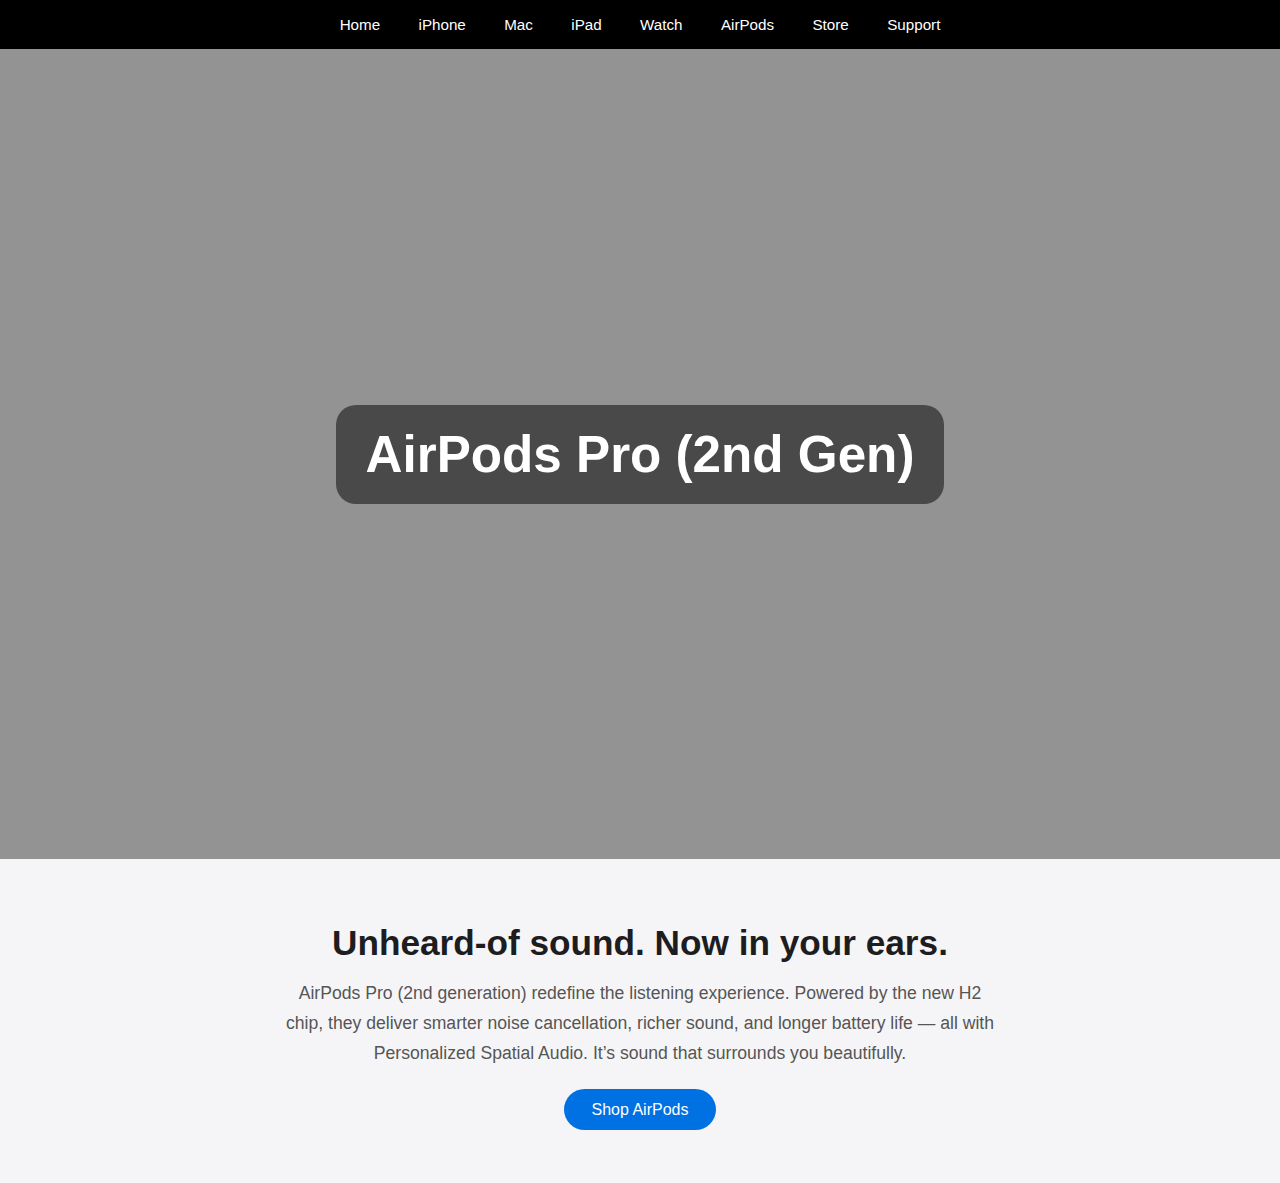
<file: Airpods.html>
<!DOCTYPE html>
<html lang="en">
<head>
  <meta charset="UTF-8" />
  <meta name="viewport" content="width=device-width, initial-scale=1.0"/>
  <title>AirPods - Apple (IN)</title>
  <style>
    * {
      margin: 0;
      padding: 0;
      box-sizing: border-box;
    }

    body {
      font-family: -apple-system, BlinkMacSystemFont, "Segoe UI", Roboto, sans-serif;
      background-color: #f5f5f7;
      color: #1d1d1f;
    }

    header {
      background-color: #000;
      display: flex;
      justify-content: center;
      padding: 1rem 0;
    }

    header a {
      color: #fff;
      text-decoration: none;
      margin: 0 1.2rem;
      font-size: 0.95rem;
      font-weight: 500;
      transition: 0.3s ease;
    }

    header a:hover {
      color: #aaa;
    }

    .banner {
      background: url('https://store.storeimages.cdn-apple.com/8756/as-images.apple.com/is/airpods-pro-og-202210?wid=1200&hei=630&fmt=jpeg&qlt=95&.v=1664497340023') no-repeat center center/cover;
      height: 90vh;
      display: flex;
      align-items: center;
      justify-content: center;
      position: relative;
    }

    .banner::after {
      content: "";
      position: absolute;
      inset: 0;
      background-color: rgba(0, 0, 0, 0.4);
    }

    .banner h1 {
      position: relative;
      font-size: 3.2rem;
      color: #fff;
      z-index: 1;
      background: rgba(0, 0, 0, 0.5);
      padding: 20px 30px;
      border-radius: 20px;
    }

    .content {
      padding: 4rem 2rem;
      text-align: center;
    }

    .content h2 {
      font-size: 2.2rem;
      margin-bottom: 1rem;
    }

    .content p {
      font-size: 1.1rem;
      max-width: 720px;
      margin: auto;
      color: #555;
      line-height: 1.7;
    }

    .cta {
      margin-top: 2rem;
    }

    .cta a {
      background-color: #0071e3;
      color: #fff;
      padding: 12px 28px;
      border-radius: 30px;
      text-decoration: none;
      font-weight: 500;
      transition: background 0.3s ease;
    }

    .cta a:hover {
      background-color: #005bb5;
    }
  </style>
</head>
<body>
  <header>
    <a href="index.html">Home</a>
    <a href="iphone.html">iPhone</a>
    <a href="mac.html">Mac</a>
    <a href="ipad.html">iPad</a>
    <a href="watch.html">Watch</a>
    <a href="airpods.html">AirPods</a>
    <a href="store.html">Store</a>
    <a href="support.html">Support</a>
  </header>

  <section class="banner">
    <h1>AirPods Pro (2nd Gen)</h1>
  </section>

  <section class="content">
    <h2>Unheard-of sound. Now in your ears.</h2>
    <p>
      AirPods Pro (2nd generation) redefine the listening experience. Powered by the new H2 chip, they deliver smarter noise cancellation, richer sound, and longer battery life — all with Personalized Spatial Audio. It’s sound that surrounds you beautifully.
    </p>
    <div class="cta">
      <a href="#">Shop AirPods</a>
    </div>
  </section>
</body>
</html>
</file>
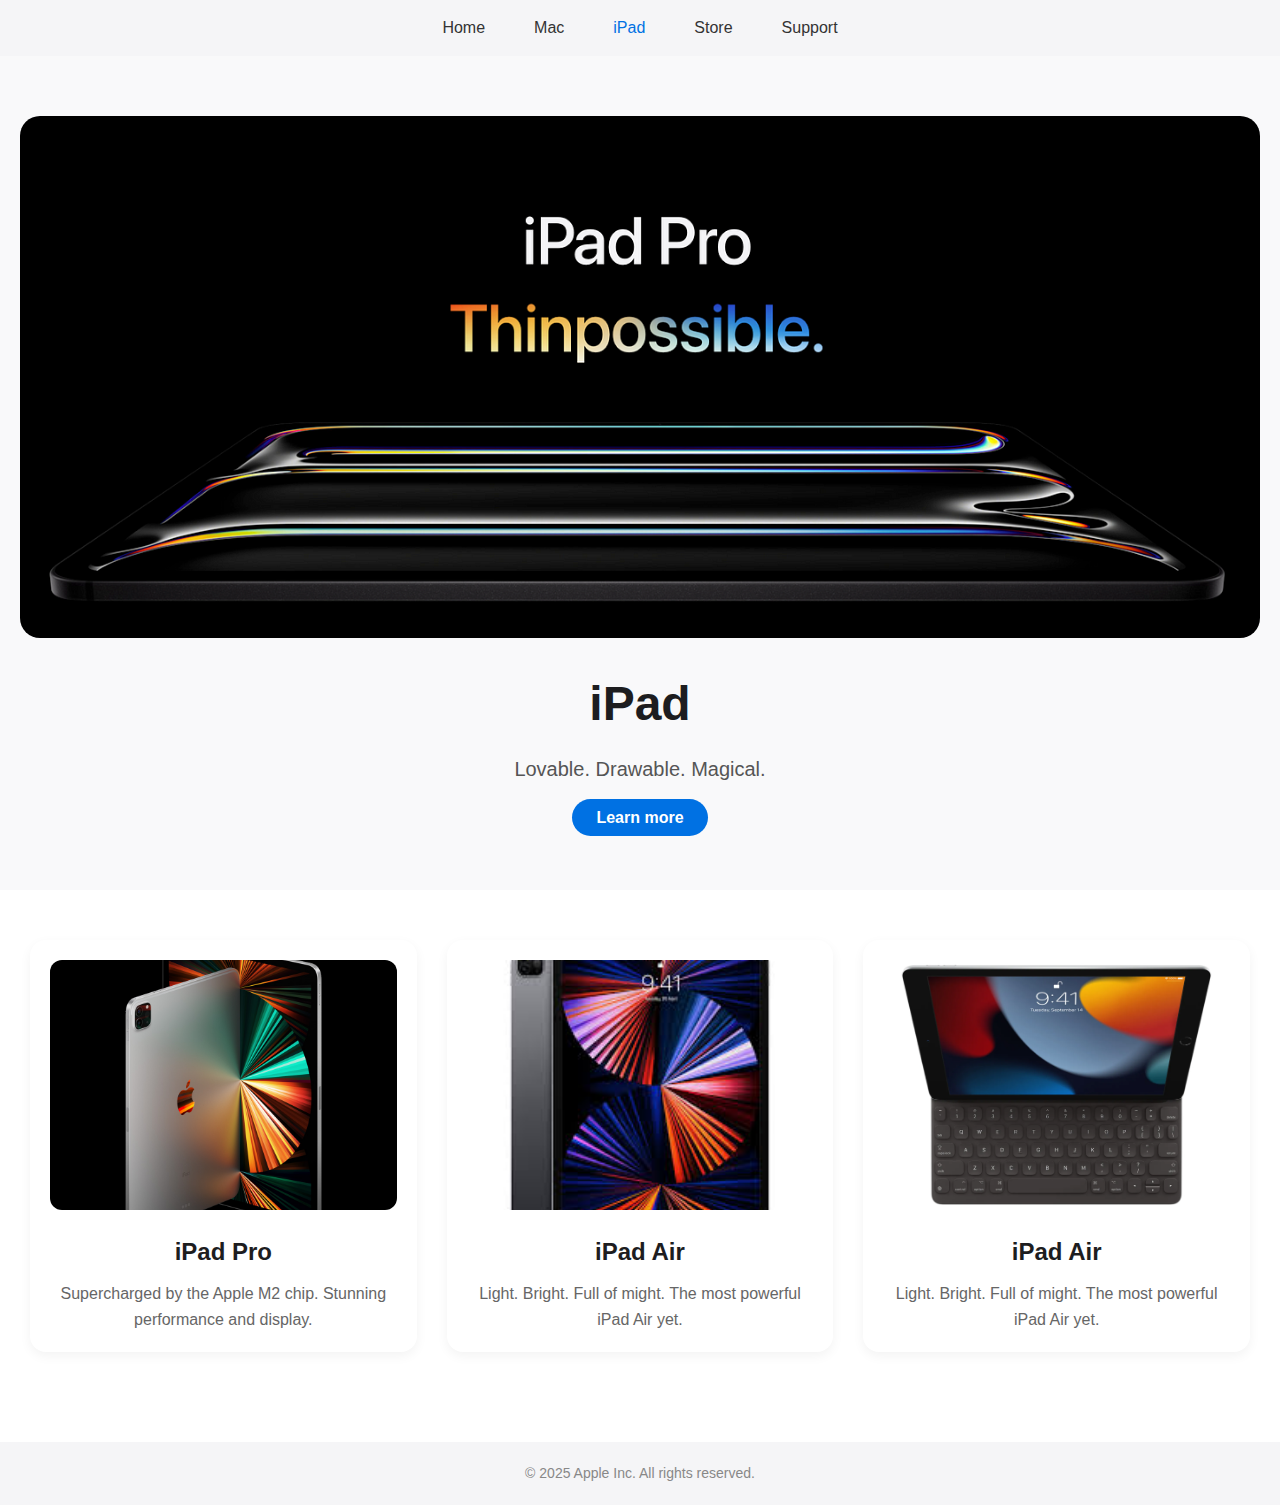
<file: ipad.html>
<!DOCTYPE html>
<html lang="en">
<head>
  <meta charset="UTF-8" />
  <meta name="viewport" content="width=device-width, initial-scale=1.0"/>
  <title>iPad - Apple</title>

  <style>
    * {
      margin: 0;
      padding: 0;
      box-sizing: border-box;
      font-family: -apple-system, BlinkMacSystemFont, "Segoe UI", Roboto, Helvetica, Arial, sans-serif;
    }

    body {
      background-color: #fff;
      color: #1d1d1f;
      line-height: 1.6;
    }

    header {
      background-color: #f5f5f7;
      padding: 15px 30px;
      box-shadow: 0 2px 5px rgba(0,0,0,0.05);
    }

    .nav-links {
      display: flex;
      justify-content: center;
      gap: 25px;
      list-style: none;
    }

    .nav-links a {
      text-decoration: none;
      color: #333;
      font-weight: 500;
      padding: 8px 12px;
      transition: color 0.2s ease;
    }

    .nav-links a:hover,
    .nav-links a.active {
      color: #0071e3;
    }

    .hero {
      text-align: center;
      background-color: #f9f9fa;
      padding: 60px 20px;
    }

    .hero img {
      max-width: 100%;
      height: auto;
      border-radius: 20px;
      margin-bottom: 20px;
    }

    .hero-text h1 {
      font-size: 48px;
      margin-bottom: 10px;
    }

    .hero-text p {
      font-size: 20px;
      color: #555;
      margin-bottom: 20px;
    }

    .btn {
      background-color: #0071e3;
      color: white;
      padding: 10px 24px;
      border-radius: 22px;
      text-decoration: none;
      font-weight: bold;
      transition: background 0.3s;
    }

    .btn:hover {
      background-color: #005bb5;
    }

    .features {
      display: grid;
      grid-template-columns: repeat(auto-fit, minmax(280px, 1fr));
      gap: 30px;
      padding: 50px 30px;
      background-color: #fff;
    }

    .feature {
      text-align: center;
      padding: 20px;
      border-radius: 16px;
      box-shadow: 0 4px 12px rgba(0,0,0,0.05);
      transition: transform 0.3s ease;
    }

    .feature:hover {
      transform: translateY(-5px);
    }

    .feature img {
      width: 100%;
      max-height: 250px;
      object-fit: cover;
      border-radius: 12px;
      margin-bottom: 15px;
    }

    .feature h2 {
      font-size: 24px;
      margin-bottom: 10px;
    }

    .feature p {
      color: #666;
    }

    footer {
      background-color: #f5f5f7;
      text-align: center;
      padding: 20px;
      font-size: 14px;
      color: #888;
      margin-top: 40px;
    }
  </style>
</head>
<body>
  <header>
    <ul class="nav-links">
      <li><a href="index.html">Home</a></li>
      <li><a href="mac.html">Mac</a></li>
      <li><a href="ipad.html" class="active">iPad</a></li>
      <li><a href="store.html">Store</a></li>
      <li><a href="support.html">Support</a></li>
    </ul>
  </header>

  <section class="hero">
    <img src="Images/pro9.png" alt="iPad Banner" />
    <div class="hero-text">
      <h1>iPad</h1>
      <p>Lovable. Drawable. Magical.</p>
      <a href="#" class="btn">Learn more</a>
    </div>
  </section>

  <section class="features">
    <div class="feature">
      <img src="Images/pro4.jpg" alt="iPad Feature 1" />
      <h2>iPad Pro</h2>
      <p>Supercharged by the Apple M2 chip. Stunning performance and display.</p>
    </div>
    <div class="feature">
      <img src="Images/pro5.jpeg" alt="iPad Feature 2" />
      <h2>iPad Air</h2>
      <p>Light. Bright. Full of might. The most powerful iPad Air yet.</p>
    </div>
    <div class="feature">
        <img src="Images/pro6.webp" alt="iPad Feature 2" />
        <h2>iPad Air</h2>
        <p>Light. Bright. Full of might. The most powerful iPad Air yet.</p>
      </div>
  </section>

  <footer>
    &copy; 2025 Apple Inc. All rights reserved.
  </footer>
</body>
</html>
</file>
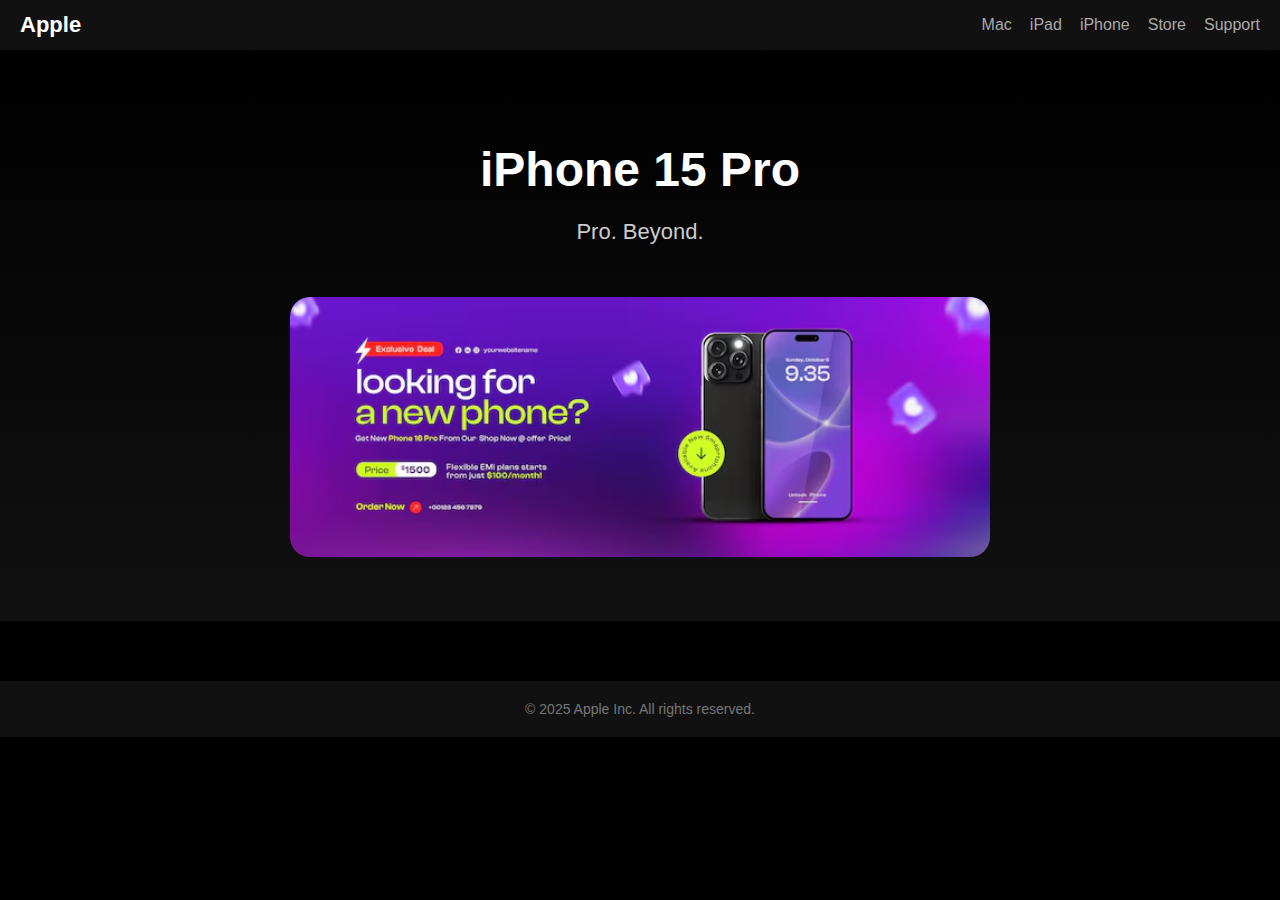
<file: Iphone.html>
<!DOCTYPE html>
<html lang="en">
<head>
  <meta charset="UTF-8" />
  <meta name="viewport" content="width=device-width, initial-scale=1.0"/>
  <title>iPhone - Apple</title>
  <style>
    body {
      margin: 0;
      font-family: -apple-system, BlinkMacSystemFont, sans-serif;
      background-color: #000;
      color: #fff;
    }

    header {
      background-color: #111;
      padding: 12px 20px;
      display: flex;
      justify-content: space-between;
      align-items: center;
    }

    .logo {
      font-size: 22px;
      font-weight: bold;
      color: white;
      text-decoration: none;
    }

    .nav-links {
      list-style: none;
      display: flex;
      gap: 18px;
      margin: 0;
      padding: 0;
    }

    .navlink {
      text-decoration: none;
      color: #aaa;
      transition: color 0.3s;
    }

    .navlink:hover {
      color: white;
    }

    .hero {
      text-align: center;
      padding: 60px 20px;
      background: linear-gradient(to bottom, #000, #111);
    }

    .hero h1 {
      font-size: 48px;
      margin-bottom: 16px;
    }

    .hero p {
      font-size: 22px;
      color: #ccc;
    }

    .hero img {
      width: 100%;
      max-width: 700px;
      margin-top: 30px;
      border-radius: 20px;
    }

    footer {
      text-align: center;
      padding: 20px;
      color: #777;
      font-size: 14px;
      background-color: #111;
      margin-top: 60px;
    }
  </style>
</head>
<body>

  <header>
    <a class="logo" href="index.html">Apple</a>
    <ul class="nav-links">
      <li><a class="navlink" href="mac.html">Mac</a></li>
      <li><a class="navlink" href="ipad.html">iPad</a></li>
      <li><a class="navlink" href="iphone.html">iPhone</a></li>
      <li><a class="navlink" href="store.html">Store</a></li>
      <li><a class="navlink" href="support.html">Support</a></li>
    </ul>
  </header>

  <section class="hero">
    <h1>iPhone 15 Pro</h1>
    <p>Pro. Beyond.</p>
    <img src="Images/pro7.avif" alt="iPhone 15 Pro">
  </section>

  <footer>
    © 2025 Apple Inc. All rights reserved.
  </footer>

</body>
</html>
</file>
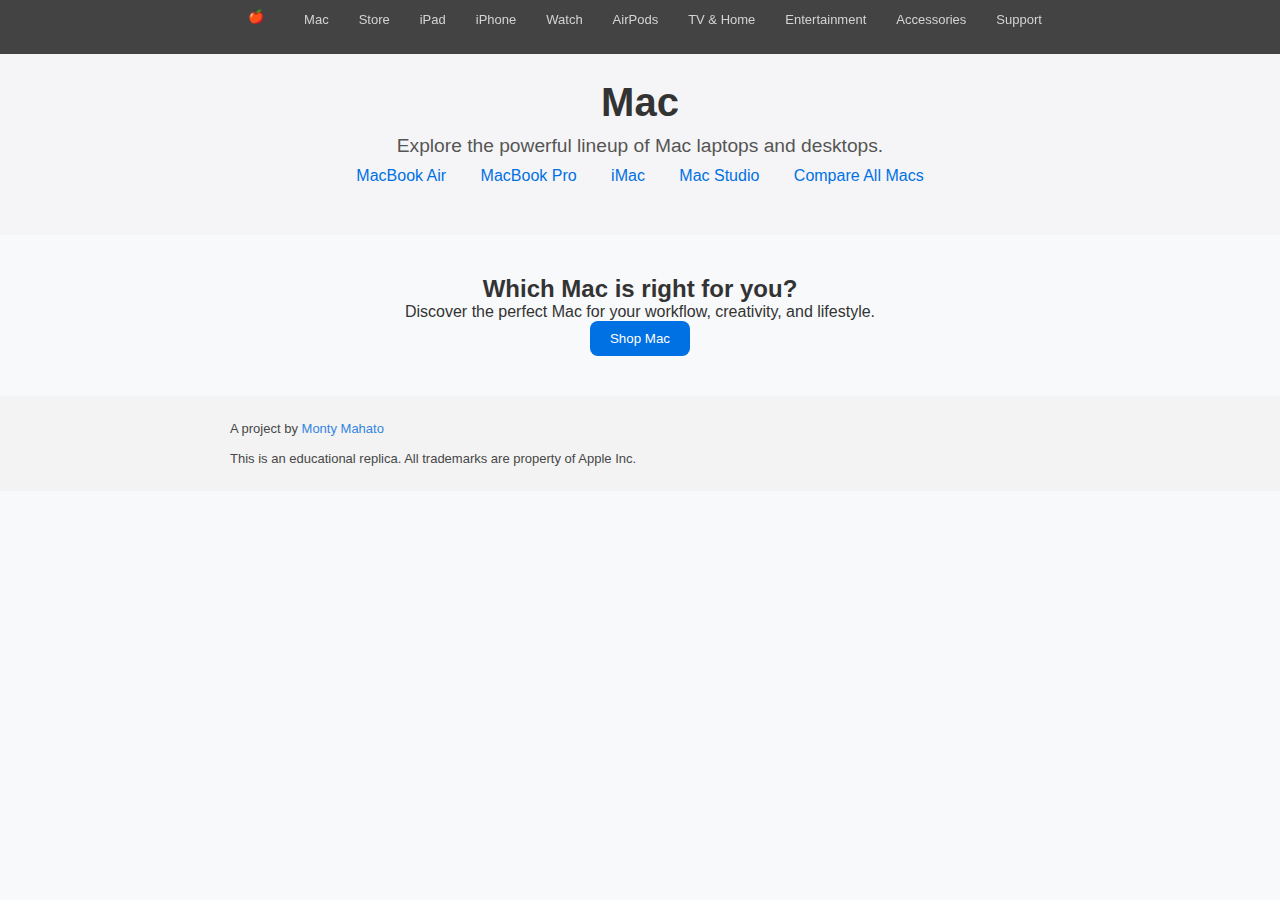
<file: Mac.html>
<!DOCTYPE html>
<html lang="en">

<head>
  <meta charset="UTF-8" />
  <meta name="viewport" content="width=device-width, initial-scale=1.0" />
  <title>Mac - Apple (India)</title>
  <link rel="stylesheet" href="css/index.css" />
  <link rel="stylesheet" href="css/responsive.css" />
  <link rel="icon" type="image/x-icon" href="favicon.png">
</head>

<body>
  <nav>
    <ul class="navlinks">
      <li class="applelogo"><a href="index.html" title="mainpage">🍎</a></li>
      <li><a class="navlink" href="mac.html">Mac</a></li>
      <li><a class="navlink" href="store.html">Store</a></li>
      <li><a class="navlink" href="ipad.html">iPad</a></li>
      <li><a class="navlink" href="iphone.html">iPhone</a></li>
      <li><a class="navlink" href="watch.html">Watch</a></li>
      <li><a class="navlink" href="airpods.html">AirPods</a></li>
      <li><a class="navlink" href="tvhome.html">TV & Home</a></li>
      <li><a class="navlink" href="entertainment.html">Entertainment</a></li>
      <li><a class="navlink" href="accessories.html">Accessories</a></li>
      <li><a class="navlink" href="support.html">Support</a></li>
    </ul>
  </nav>

  <div class="mac-hero">
    <h1>Mac</h1>
    <p>Explore the powerful lineup of Mac laptops and desktops.</p>
    <div class="mac-links">
      <a href="#">MacBook Air</a>
      <a href="#">MacBook Pro</a>
      <a href="#">iMac</a>
      <a href="#">Mac Studio</a>
      <a href="#">Compare All Macs</a>
    </div>
  </div>

  <div class="mac-info">
    <h2>Which Mac is right for you?</h2>
    <p>Discover the perfect Mac for your workflow, creativity, and lifestyle.</p>
    <button><a href="#">Shop Mac</a></button>
  </div>

  <footer>
    <div class="footertext1">
      <span>A project by <a href="https://github.com/iamreiyn">Monty Mahato</a></span><br><br>
      This is an educational replica. All trademarks are property of Apple Inc.
    </div>
  </footer>
</body>

</html>
</file>
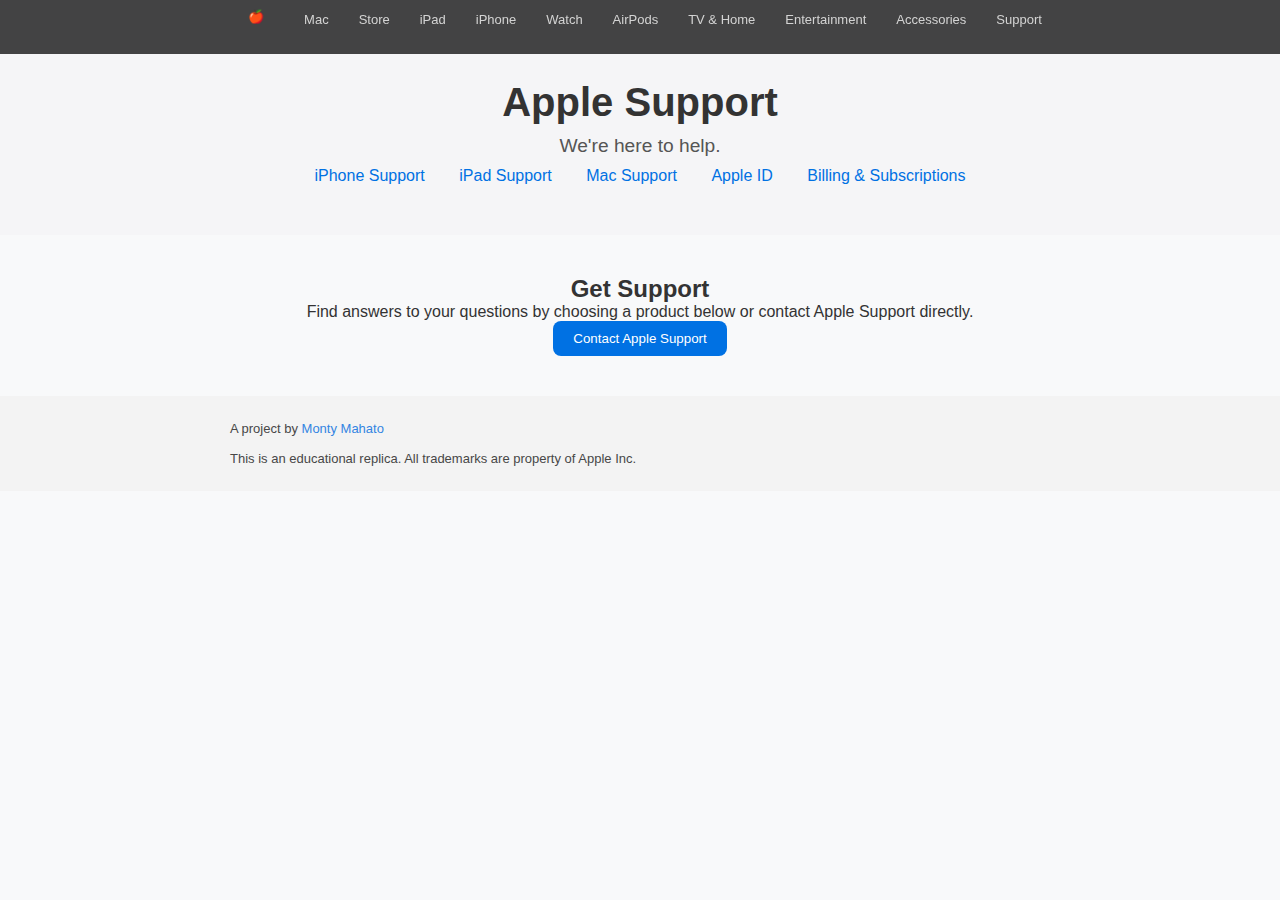
<file: Support.html>
<!DOCTYPE html>
<html lang="en">

<head>
  <meta charset="UTF-8" />
  <meta name="viewport" content="width=device-width, initial-scale=1.0" />
  <title>Support - Apple (India)</title>
  <link rel="stylesheet" href="css/index.css" />
  <link rel="stylesheet" href="css/responsive.css" />
  <link rel="icon" type="image/x-icon" href="favicon.png">
</head>

<body>
  <nav>
    <ul class="navlinks">
      <li class="applelogo"><a href="index.html" title="mainpage">
        🍎
      </a></li>
      <li><a class="navlink" href="index.html">Mac</a></li>
      <li><a class="navlink" href="store.html">Store</a></li>
      <li><a class="navlink" href="ipad.html">iPad</a></li>
      <li><a class="navlink" href="iphone.html">iPhone</a></li>
      <li><a class="navlink" href="watch.html">Watch</a></li>
      <li><a class="navlink" href="airpods.html">AirPods</a></li>
      <li><a class="navlink" href="tvhome.html">TV & Home</a></li>
      <li><a class="navlink" href="entertainment.html">Entertainment</a></li>
      <li><a class="navlink" href="accessories.html">Accessories</a></li>
      <li><a class="navlink" href="support.html">Support</a></li>
    </ul>
  </nav>

  <div class="support-hero">
    <h1>Apple Support</h1>
    <p>We're here to help.</p>
    <div class="support-links">
      <a href="#">iPhone Support</a>
      <a href="#">iPad Support</a>
      <a href="#">Mac Support</a>
      <a href="#">Apple ID</a>
      <a href="#">Billing & Subscriptions</a>
    </div>
  </div>

  <div class="support-info">
    <h2>Get Support</h2>
    <p>Find answers to your questions by choosing a product below or contact Apple Support directly.</p>
    <button><a href="#">Contact Apple Support</a></button>
  </div>

  <footer>
    <div class="footertext1">
      <span>A project by <a href="https://github.com/iamreiyn">Monty Mahato</a></span><br><br>
      This is an educational replica. All trademarks are property of Apple Inc.
    </div>
  </footer>
</body>

</html>
</file>
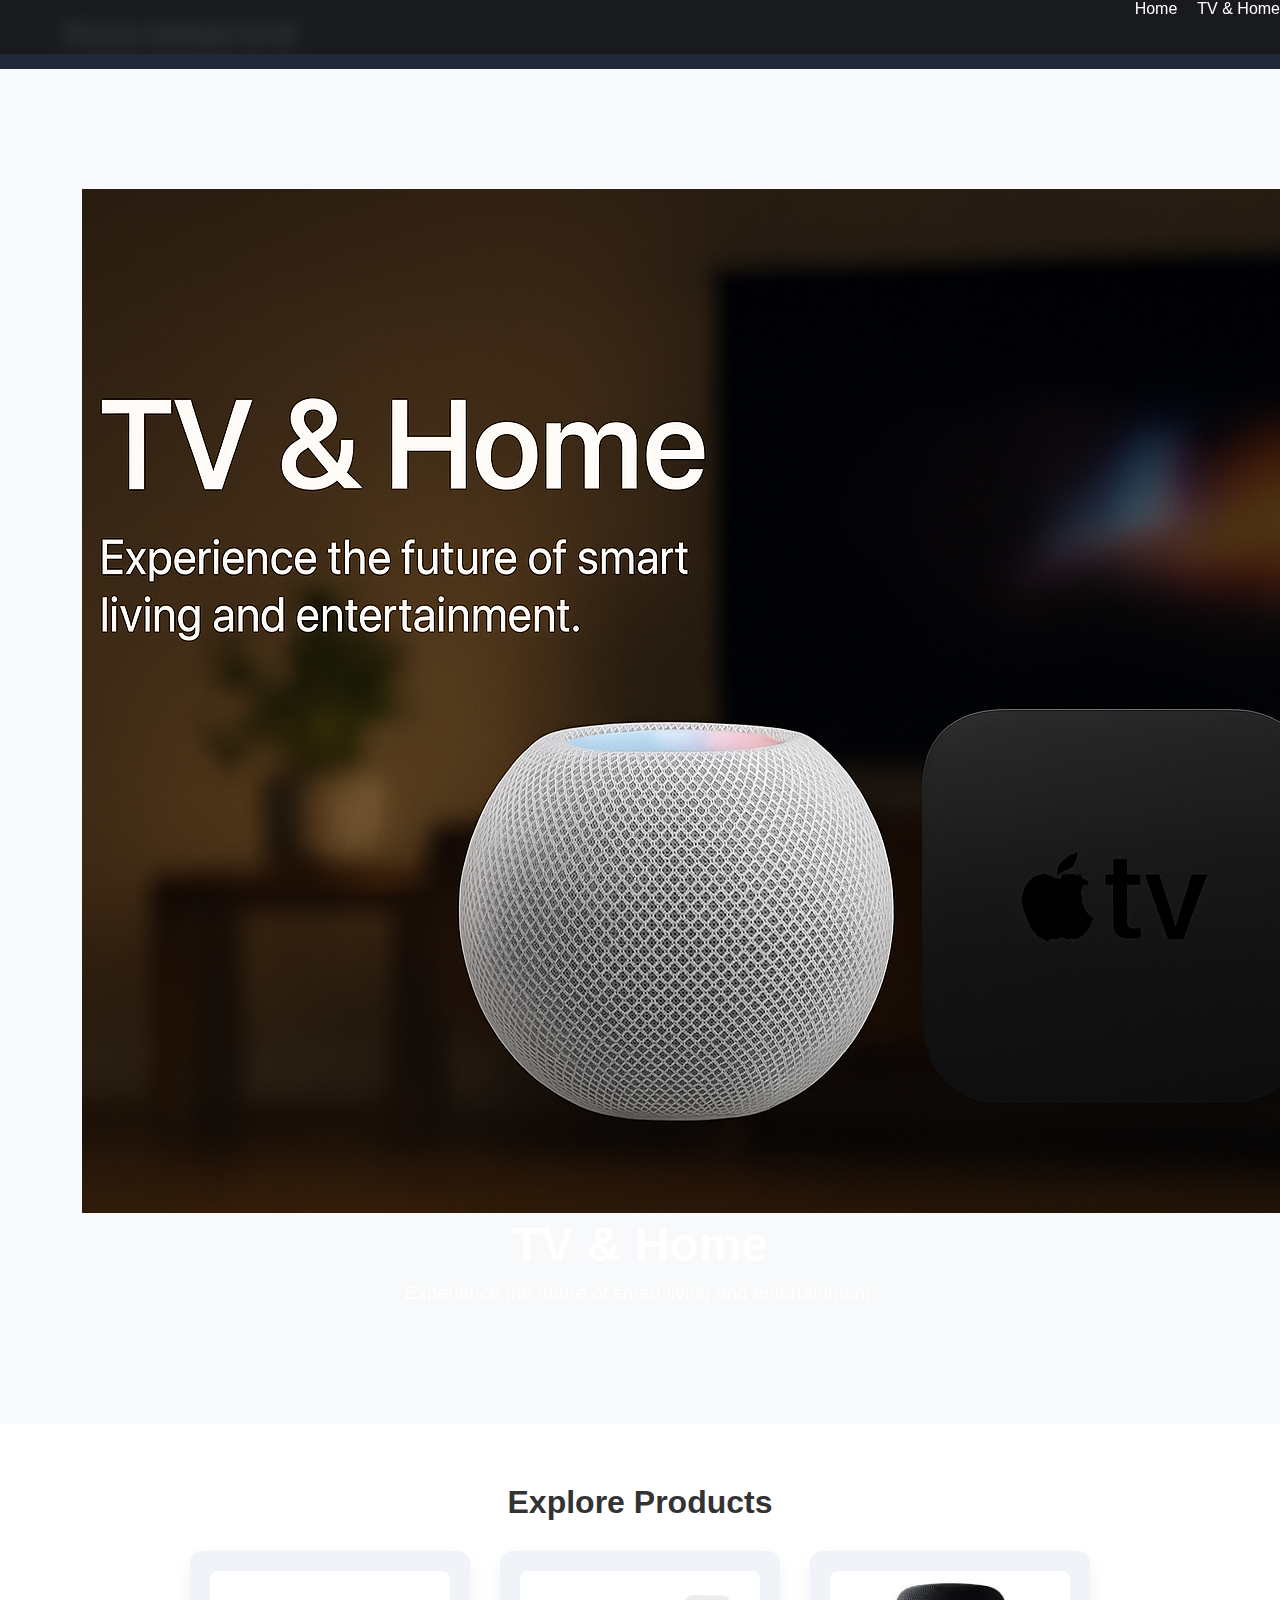
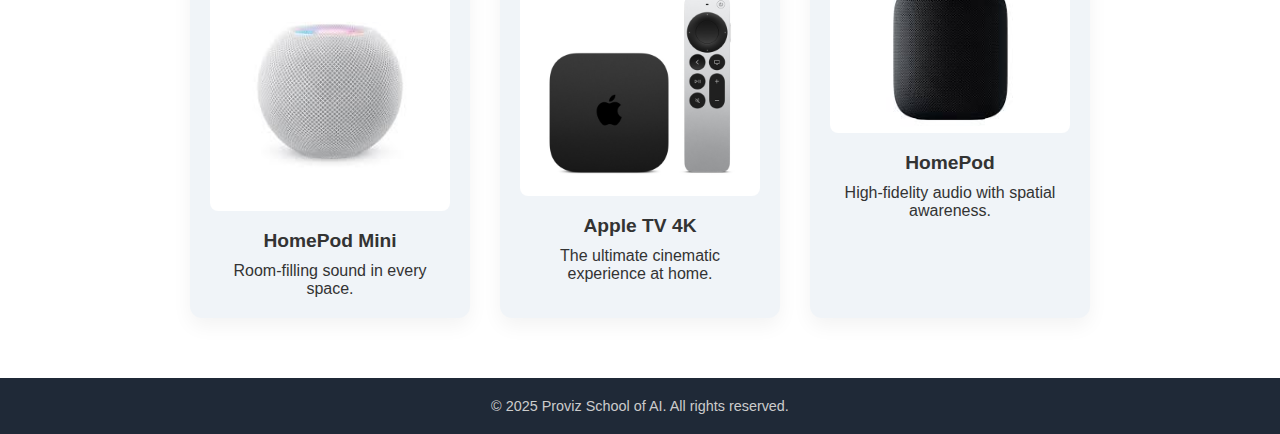
<file: Tv&Home.html>
<!DOCTYPE html>
<html lang="en">
<head>
  <meta charset="UTF-8" />
  <meta name="viewport" content="width=device-width, initial-scale=1.0"/>
  <title>TV & Home - Proviz AI</title>
  <link rel="stylesheet" href="css/index.css" />
</head>
<body>

  <!-- Header -->
  <header class="header">
    <div class="container">
      <h1 class="logo">Proviz School of AI</h1>
      <nav class="nav">
        <ul class="nav__list">
          <li><a href="index.html">Home</a></li>
          <li><a href="#tv">TV & Home</a></li>
        </ul>
      </nav>
    </div>
  </header>

  <!-- Hero Banner -->
  <section class="tv-hero">
    <div class="container">
    <img src="Images/pro13.png" alt="iPad Banner" class="img"/>
      <h2>TV & Home</h2>
      <p>Experience the future of smart living and entertainment.</p>
    </div>
  </section>

  <!-- Products -->
  <section id="tv" class="products">
    <div class="container">
      <h3>Explore Products</h3>
      <div class="product-grid">
        <div class="product-card">
          <img src="Images/pro10.jpeg" alt="HomePod Mini">
          <h4>HomePod Mini</h4>
          <p>Room-filling sound in every space.</p>
        </div>
        <div class="product-card">
          <img src="Images/pro11.jpeg" alt="Apple TV 4K">
          <h4>Apple TV 4K</h4>
          <p>The ultimate cinematic experience at home.</p>
        </div>
        <div class="product-card">
          <img src="Images/pro12.jpeg" alt="HomePod">
          <h4>HomePod</h4>
          <p>High-fidelity audio with spatial awareness.</p>
        </div>
      </div>
    </div>
  </section>

  <!-- Footer -->
  <footer class="footer">
    <div class="container">
      <p>&copy; 2025 Proviz School of AI. All rights reserved.</p>
    </div>
  </footer>

</body>
</html>
</file>
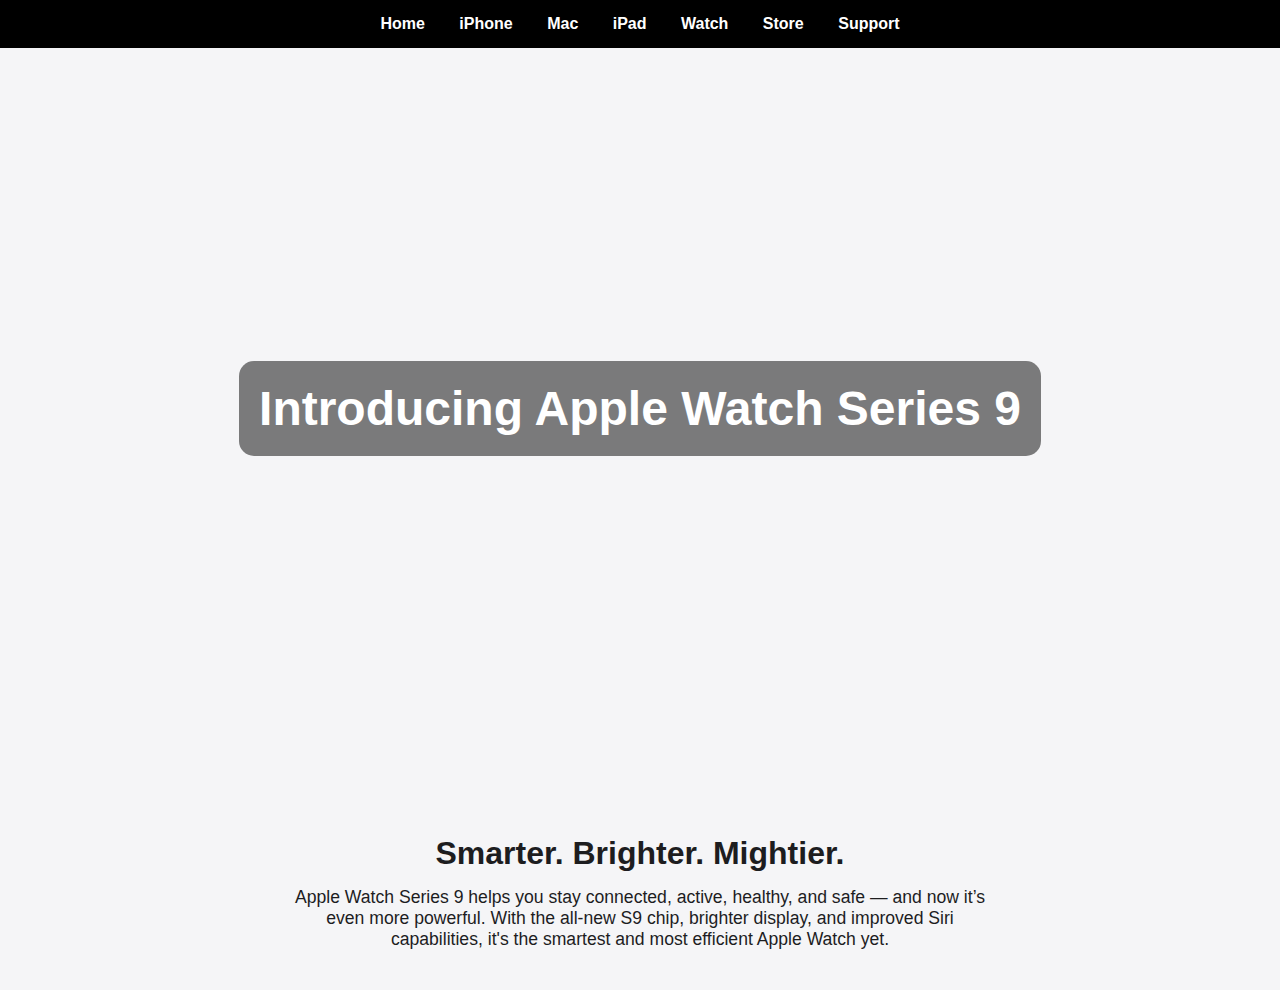
<file: Watch.html>
<!DOCTYPE html>
<html lang="en">
<head>
  <meta charset="UTF-8" />
  <meta name="viewport" content="width=device-width, initial-scale=1.0"/>
  <title>Apple Watch - Apple (IN)</title>
  <style>
    body {
      font-family: -apple-system, BlinkMacSystemFont, sans-serif;
      margin: 0;
      padding: 0;
      background-color: #f5f5f7;
      color: #1d1d1f;
    }
    header {
      background-color: #000;
      padding: 15px;
      text-align: center;
    }
    header a {
      color: #fff;
      margin: 0 15px;
      text-decoration: none;
      font-weight: bold;
    }
    .banner {
      background: url('https://www.apple.com/newsroom/images/product/watch/standard/apple_watch-series9_announcement_hero_230912.jpg.large.jpg') no-repeat center center/cover;
      height: 80vh;
      display: flex;
      align-items: center;
      justify-content: center;
      text-align: center;
      color: white;
    }
    .banner h1 {
      font-size: 3rem;
      background: rgba(0,0,0,0.5);
      padding: 20px;
      border-radius: 15px;
    }
    .content {
      padding: 40px 20px;
      text-align: center;
    }
    .content h2 {
      font-size: 2rem;
      margin-bottom: 15px;
    }
    .content p {
      font-size: 1.1rem;
      max-width: 700px;
      margin: 0 auto;
    }
  </style>
</head>
<body>
  <header>
    <a href="index.html">Home</a>
    <a href="iphone.html">iPhone</a>
    <a href="mac.html">Mac</a>
    <a href="ipad.html">iPad</a>
    <a href="watch.html">Watch</a>
    <a href="store.html">Store</a>
    <a href="support.html">Support</a>
  </header>

  <div class="banner">
    <h1>Introducing Apple Watch Series 9</h1>
  </div>

  <div class="content">
    <h2>Smarter. Brighter. Mightier.</h2>
    <p>
      Apple Watch Series 9 helps you stay connected, active, healthy, and safe — and now it’s even more powerful. With the all-new S9 chip, brighter display, and improved Siri capabilities, it's the smartest and most efficient Apple Watch yet.
    </p>
  </div>
</body>
</html>
</file>
<file: css/index.css>
@import "https://fonts.googleapis.com/css?family=Poppins";

/* HTML Page */

body {
    overflow-x: hidden;
    margin: 0px;
    padding: 0px;
    font-family: -apple-system, BlinkMacSystemFont, "Poppins", "Helvetica", "Arial";
}

a {
    text-decoration: none;
    color: rgb(52, 133, 226);
}

/* Navbar Styles */

nav {
    padding: 0px;
    position: fixed;
    top: 0;
    left: 0;
    height: 6vh;
    /* 5vh */
    width: 100%;
    background-color: rgba(22, 22, 22, 0.8);
    -webkit-backdrop-filter: blur(10px);
    backdrop-filter: blur(10px);
    z-index: 1;
}


@keyframes slideDownFade {
    0% {
      opacity: 0;
      transform: translateY(-100%);
    }
    100% {
      opacity: 1;
      transform: translateY(0);
    }
  }
  
  nav {
    padding: 0px;
    position: fixed;
    top: 0;
    left: 0;
    height: 6vh;
    width: 100%;
    background-color: rgba(22, 22, 22, 0.8);
    -webkit-backdrop-filter: blur(10px);
    backdrop-filter: blur(10px);
    z-index: 1;
  
    /* Animation */
    animation: slideDownFade 0.8s ease-out forwards;
  }
  
  @keyframes reGlow {
    0% {
      background-color: rgba(22, 22, 22, 0.6);
    }
    50% {
      background-color: rgba(22, 22, 22, 0.9);
    }
    100% {
      background-color: rgba(22, 22, 22, 0.8);
    }
  }
  
  nav:hover,
  nav:active {
    animation: reGlow 0.4s ease-in-out;
  }
  




.navlinks {
    display: flex;
    justify-content: center;
    flex-direction: row;
    list-style-type: none;
    flex-wrap: wrap;
    margin: 0px;
    padding: 0px;
    font-size: 13px;
    padding: 12px;
}

.navicon {
    margin-left: 25px;
}

.navlink {
    margin-inline: 15px;
    color: #d3d3d3;
}

.responsivediv {
    display: flex;
}

.respnavbar {
    display: none;
}

.applelogo {
    margin-inline: 25px;
    margin-top: -2.9px;
}

/* The info box below the Navbar */

.infobartext {
    margin-top: 50px;
    text-align: center;
    display: flex;
    flex-direction: row;
    flex-wrap: wrap;

}

.infobar {
    background-color: white;
    height: 100%;
    padding: 10px;
    font-size: 14px;
    display: flex;
    justify-content: center;
}

/* Main page - 1 -> iPhone 14 Pro */

.mainpage1 {
    background-image: url("https://www.apple.com/in/home/images/heroes/iphone-14-pro/hero_iphone14pro_spring__9xo85pm6sbmm_largetall.jpg");
    /* background-image: url("Images/pro8.jpg");  */
    height: 588px;
    background-position: center -35px;
    background-position-x: center;
}

.mp1-text {
    display: flex;
    flex-direction: column;
    align-items: center;
    color: white;
}

.mp1-title1 {
    margin-top: 30px;
    font-size: 50px;
    font-weight: bolder;
}






@keyframes fadeSlideUp {
    0% {
      opacity: 0;
      transform: translateY(30px);
    }
    100% {
      opacity: 1;
      transform: translateY(0);
    }
  }
  
  .mp1-title1 {
    animation: fadeSlideUp 1s ease-out forwards;
    animation-delay: 0.2s;
    opacity: 0;
  }
  
  .mp1-title2 {
    animation: fadeSlideUp 1s ease-out forwards;
    animation-delay: 0.6s;
    opacity: 0;
  }
  


  @keyframes fadeUp {
    0% {
      opacity: 0;
      transform: translateY(20px);
    }
    100% {
      opacity: 1;
      transform: translateY(0);
    }
  }
  
  .mp2-title1 {
    animation: fadeUp 1s ease-out forwards;
    animation-delay: 0.2s;
    opacity: 0;
  }
  
  .mp2-desc:nth-of-type(2) {
    animation: fadeUp 1s ease-out forwards;
    animation-delay: 0.5s;
    opacity: 0;
  }
  
  .mp2-desc:nth-of-type(3) {
    animation: fadeUp 1s ease-out forwards;
    animation-delay: 0.8s;
    opacity: 0;
  }
  





.mp1-title2 {
    font-size: 25px;
}

.mainpagelink {
    font-size: 20px;
}

/* Main page - 2 -> iPhone 14 */

.mainpage2 {
    background-image: url("https://www.apple.com/in/home/heroes/iphone-14/images/hero_iphone14_yellow__eun20sn4imi6_largetall.jpg");
    background-position-x: center;
    height: 82vh;
    width: 100vw;
}

.mp-default-text {
    display: flex;
    flex-direction: column;
    align-items: center;
    color: rgb(34, 34, 34);
    line-height: 30px;
}

.mp2-title1 {
    margin-top: 60px;
    font-size: 50px;
    font-weight: bolder;
    margin-bottom: 15px;
}

.mp2-desc {
    font-size: 23px;
}

.mainpagelink {
    font-size: 20px;
}

/* Main page - 3 -> Apple watch */

.mainpage3 {
    background-image: url("https://www.apple.com/in/home/images/heroes/apple-watch-series-8/hero_apple_watch_series_8_spring__b1y8wb7xjc9y_largetall.jpg");
    height: 78vh;
    background-position-x: center;
}

.mp3desc {
    font-size: 23px;
    color: white;
    margin-bottom: 15px;
}

/* Main page - 4 -> grid items */

.mainpage4 {
    background-color: white;
    display: flex;
    flex-wrap: wrap;
}

.grid-item {
    flex-basis: 49%;
    margin: 5px;
}

.applewatchlogo {
    margin-top: 60px;
}

.applewatchcontainer {
    margin-top: 50px;
}

.motherday {
    margin-top: 50px;
    font-size: 35px;
    font-weight: bold;
    width: 350px;
    text-align: center;
    line-height: 40px;
}

.motherday2 {
    margin-top: 10px;
    width: 250px;
    text-align: center;
    line-height: 20px;
    font-size: 18px;
    margin-bottom: 10px;
}

.promo1 {
    background-image: url("https://www.apple.com/v/home/az/images/promos/iphone-tradein/iphone_tradein_promo__d5au3rkw5kuq_large.jpg");
    background-position-x: center;
    height: 560px;

}

.promo2 {
    background-image: url("https://www.apple.com/v/home/az/images/promos/wwdc23-announce/promo_wwdc23__b68ptht3mro2_large.jpg");
    background-position-x: center;
    height: 560px;
}

.promo3 {
    background-image: url("https://www.apple.com/v/home/az/images/promos/ipad/promo_ipad__fioegapg12qi_large.jpg");
    background-position-x: center;
    height: 560px;
}

.promo4 {
    background-image: url("https://www.apple.com/v/home/az/images/promos/macbook-pro-14-and-16/promo_mbp__ek7p477bkp6q_large.jpg");
    background-position-x: center;
    height: 560px;
}

.promo5 {
    background-image: url("https://www.apple.com/v/home/az/images/promos/mothers-day-2023/airpods/promo__sw58lbodkmqq_large.jpg");
    background-position-x: center;
    height: 560px;
}

.promo6 {
    background-image: url("https://www.apple.com/in/home/promos/apple-watch-ultra/images/promo_apple_watch_ultra__gnsqulvdc4a6_large.jpg");
    background-position-x: center;
    height: 560px;
}

#ipadtitle {
    margin-top: 50px;
    font-size: 36px;
    font-weight: bolder;
}

#mactitle {
    margin-top: 50px;
    font-size: 36px;
    font-weight: bolder;
    color: white;
}

#macdescription {
    margin-top: 10px;
    color: white;
    font-size: 19px;
}

.appletradein {
    margin-top: 50px;
}

.wwdc23 {
    margin-top: 350px;
}

.wwdc23text {
    color: white;
}

/* Footer  */

footer {
    background-color: rgb(243, 243, 243);
    height: 100%;
    display: flex;
    justify-content: center;
}

.footertext1 {
    margin: 25px;
    width: 820px;
    font-size: 13px;
    color: rgb(71, 71, 71);
}








/* support */
.support-hero {
    text-align: center;
    padding: 80px 20px 40px;
    background: #f5f5f7;
  }
  .support-hero h1 {
    font-size: 2.5rem;
    margin-bottom: 10px;
  }
  .support-hero p {
    font-size: 1.2rem;
    color: #555;
  }
  .support-links a {
    display: inline-block;
    margin: 10px 15px;
    color: #0071e3;
    text-decoration: none;
  }
  .support-info {
    text-align: center;
    padding: 40px 20px;
  }
  .support-info button {
    padding: 10px 20px;
    background-color: #0071e3;
    color: #fff;
    border: none;
    border-radius: 8px;
    cursor: pointer;
  }
  .support-info button a {
    text-decoration: none;
    color: white;
  }

  

  /* mac */
  .mac-hero {
    text-align: center;
    padding: 80px 20px 40px;
    background: #f5f5f7;
  }
  .mac-hero h1 {
    font-size: 2.5rem;
    margin-bottom: 10px;
  }
  .mac-hero p {
    font-size: 1.2rem;
    color: #555;
  }
  .mac-links a {
    display: inline-block;
    margin: 10px 15px;
    color: #0071e3;
    text-decoration: none;
  }
  .mac-info {
    text-align: center;
    padding: 40px 20px;
  }
  .mac-info button {
    padding: 10px 20px;
    background-color: #0071e3;
    color: #fff;
    border: none;
    border-radius: 8px;
    cursor: pointer;
  }
  .mac-info button a {
    text-decoration: none;
    color: white;
  }
  

  /* store */

  /* tv-home */
  
* {
  margin: 0;
  padding: 0;
  box-sizing: border-box;
}

body {
  font-family: "Segoe UI", sans-serif;
  background: #f8f9fa;
  color: #333;
}

.container {
  width: 90%;
  max-width: 1200px;
  margin: auto;
}

/* Header */
.header {
  background: #1f2937;
  color: #fff;
  padding: 20px 0;
}

.logo {
  font-size: 1.6rem;
  font-weight: bold;
}

.nav__list {
  display: flex;
  list-style: none;
  gap: 20px;
  justify-content: flex-end;
}

.nav__list a {
  color: #fff;
  text-decoration: none;
  font-weight: 500;
}

.nav__list a:hover {
  text-decoration: underline;
}

/* Hero */
.tv-hero {
  padding: 120px 20px;
  color: white;
  text-align: center;
  
}

.tv-hero h2 {
  font-size: 3rem;
  margin-bottom: 10px;
}

.tv-hero p {
  font-size: 1.2rem;
}

/* Products */
.products {
  padding: 60px 0;
  background: #fff;
  text-align: center;
}

.products h3 {
  font-size: 2rem;
  margin-bottom: 30px;
}

.product-grid {
  display: flex;
  flex-wrap: wrap;
  gap: 30px;
  justify-content: center;
}

.product-card {
  background: #f0f4f8;
  padding: 20px;
  border-radius: 12px;
  width: 280px;
  box-shadow: 0 8px 20px rgba(0, 0, 0, 0.05);
  transition: transform 0.3s ease;
}

.product-card:hover {
  transform: translateY(-5px);
}

.product-card img {
  width: 100%;
  border-radius: 8px;
  margin-bottom: 15px;
}

.product-card h4 {
  font-size: 1.2rem;
  margin-bottom: 10px;
}

/* Footer */
.footer {
  background: #1f2937;
  color: #ccc;
  text-align: center;
  padding: 20px 0;
  font-size: 0.9rem;
}


/* Responsive */
@media (max-width: 768px) {
  .nav__list {
    flex-direction: column;
    align-items: center;
  }

  .tv-hero h2 {
    font-size: 2.2rem;
  }

  .product-grid {
    flex-direction: column;
  }
}
</file>
<file: css/responsive.css>
@media (max-width: 1022px) {

   /* Navbar Styles */

    nav {
        height: 6.5vh;
    }

    .navicon {
        display: block;
    }

    .respnavbar {
        display: block;
    }

    .responsivediv {
        display: flex;
        position: absolute;
        top: 25%;
        right: 3%;
    }

    .navlinks {
        display: block;
    }

    .navlink {
        display: none;
    }

    /* The info box below the Navbar */

    .infobartext {
        flex-direction: column;
    }

    /* Main page - 1 -> iPhone 14 Pro */

    .mainpage1 {
        background-image: url("https://www.apple.com/in/home/images/heroes/iphone-14-pro/hero_iphone14pro_spring__9xo85pm6sbmm_small.jpg");
        height: 515px;
    }

    .mp1-title1 {
        font-size: 32px;
    }

    .mp1-title2 {
        font-size: 20px;
        margin-bottom: 15px;
    }
    
    .mainpagelink {
        font-size: 16px;
    }

    /* Main page - 2 -> iPhone 14 */

    .mainpage2 {
        background-image: url("https://www.apple.com/in/home/heroes/iphone-14/images/hero_iphone14_yellow__eun20sn4imi6_small.jpg");
        height: 550px;
    }

    /* Main page - 3 -> Apple watch */

    .mainpage3 {
        background-image: url("https://www.apple.com/in/home/images/heroes/apple-watch-series-8/hero_apple_watch_series_8_spring__b1y8wb7xjc9y_small.jpg");
        height: 545px;
    }

    /* Main page - 4 -> grid items */

    .grid-item {
        flex-basis: 100%;
        margin: 0px;
    }

    .promo1 {
        background-image: url("https://www.apple.com/v/home/az/images/promos/iphone-tradein/iphone_tradein_promo__d5au3rkw5kuq_medium.jpg");
        height: 490px;
    }

    .promo2 {
        background-image: url("https://www.apple.com/v/home/az/images/promos/wwdc23-announce/promo_wwdc23__b68ptht3mro2_medium.jpg");
    }

    .promo3 {

        height: 590px;
    }

    .promo4 {
        background-image: url("https://www.apple.com/v/home/az/images/promos/macbook-pro-14-and-16/promo_mbp__ek7p477bkp6q_medium.jpg");
        height: 500px;
    }

    .promo6 {
        background-image: url("https://www.apple.com/in/home/promos/apple-watch-ultra/images/promo_apple_watch_ultra__gnsqulvdc4a6_small.jpg");
    }
}
</file>
